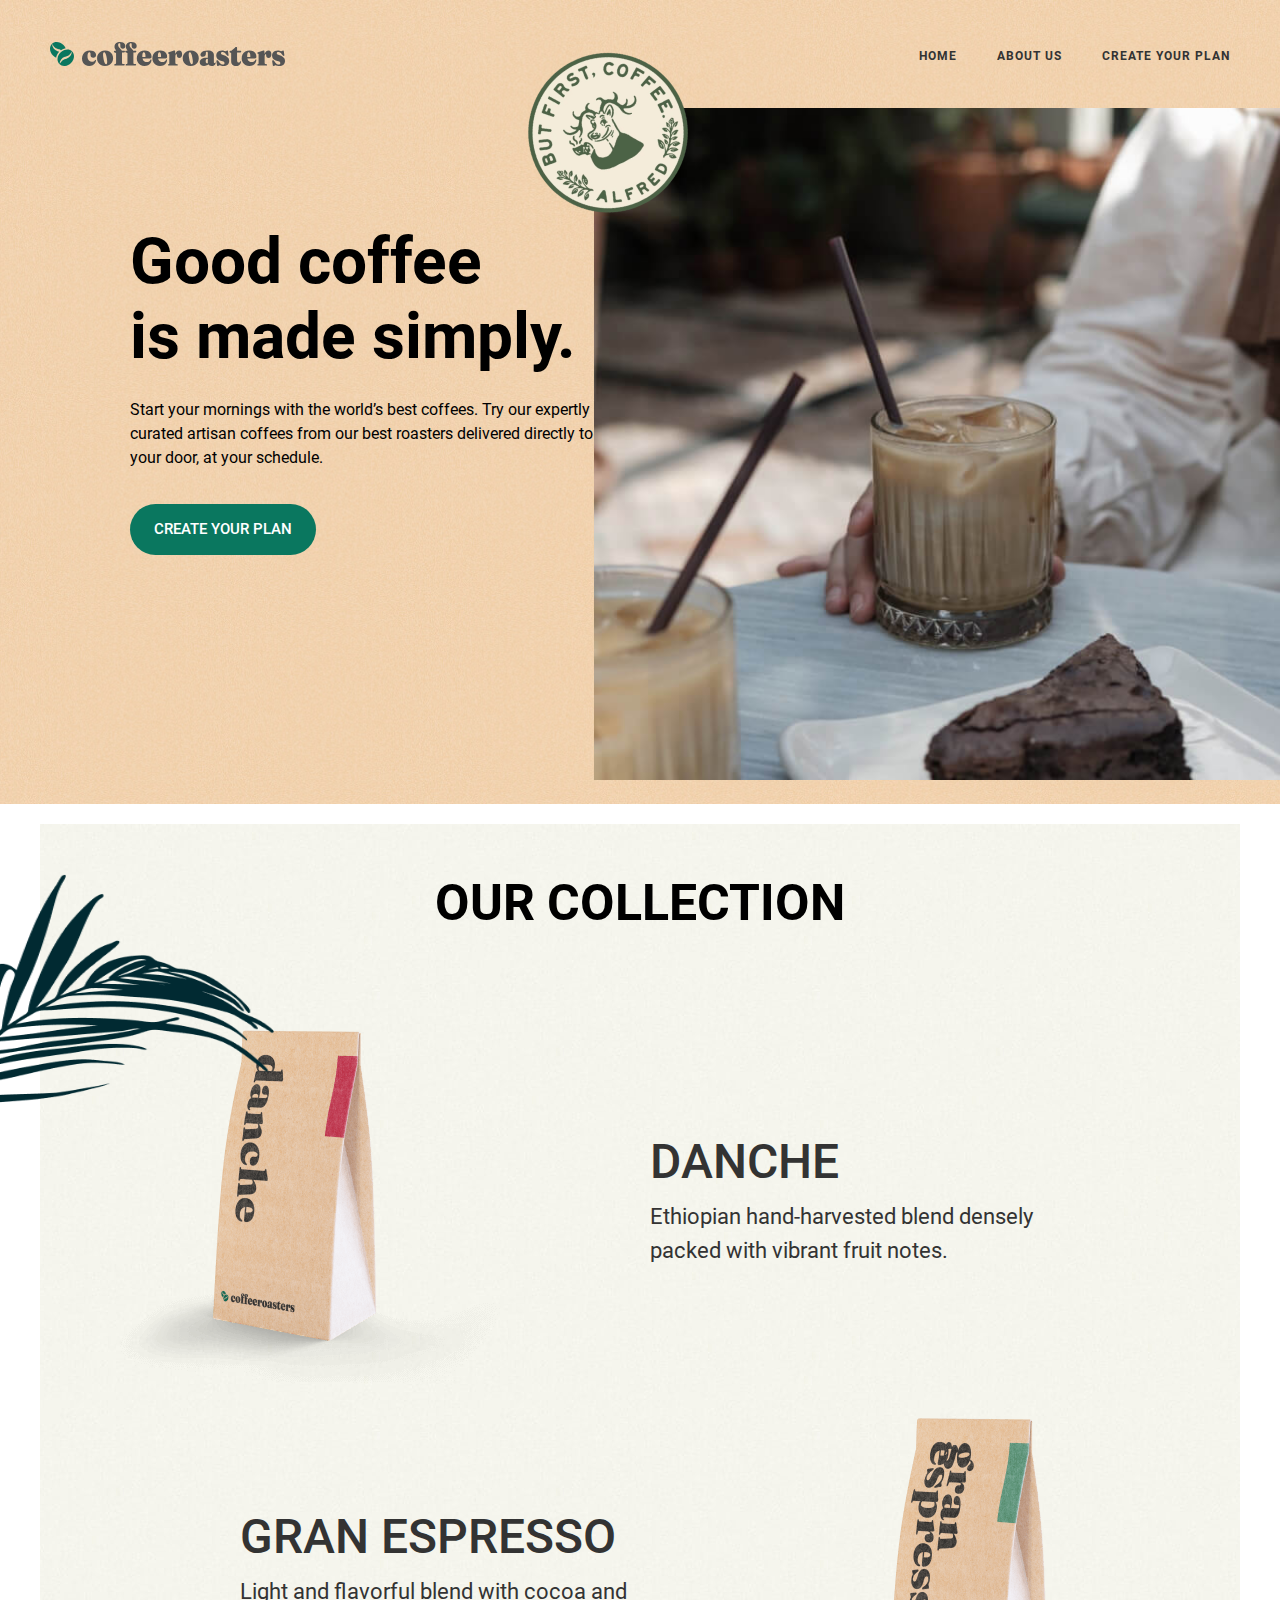
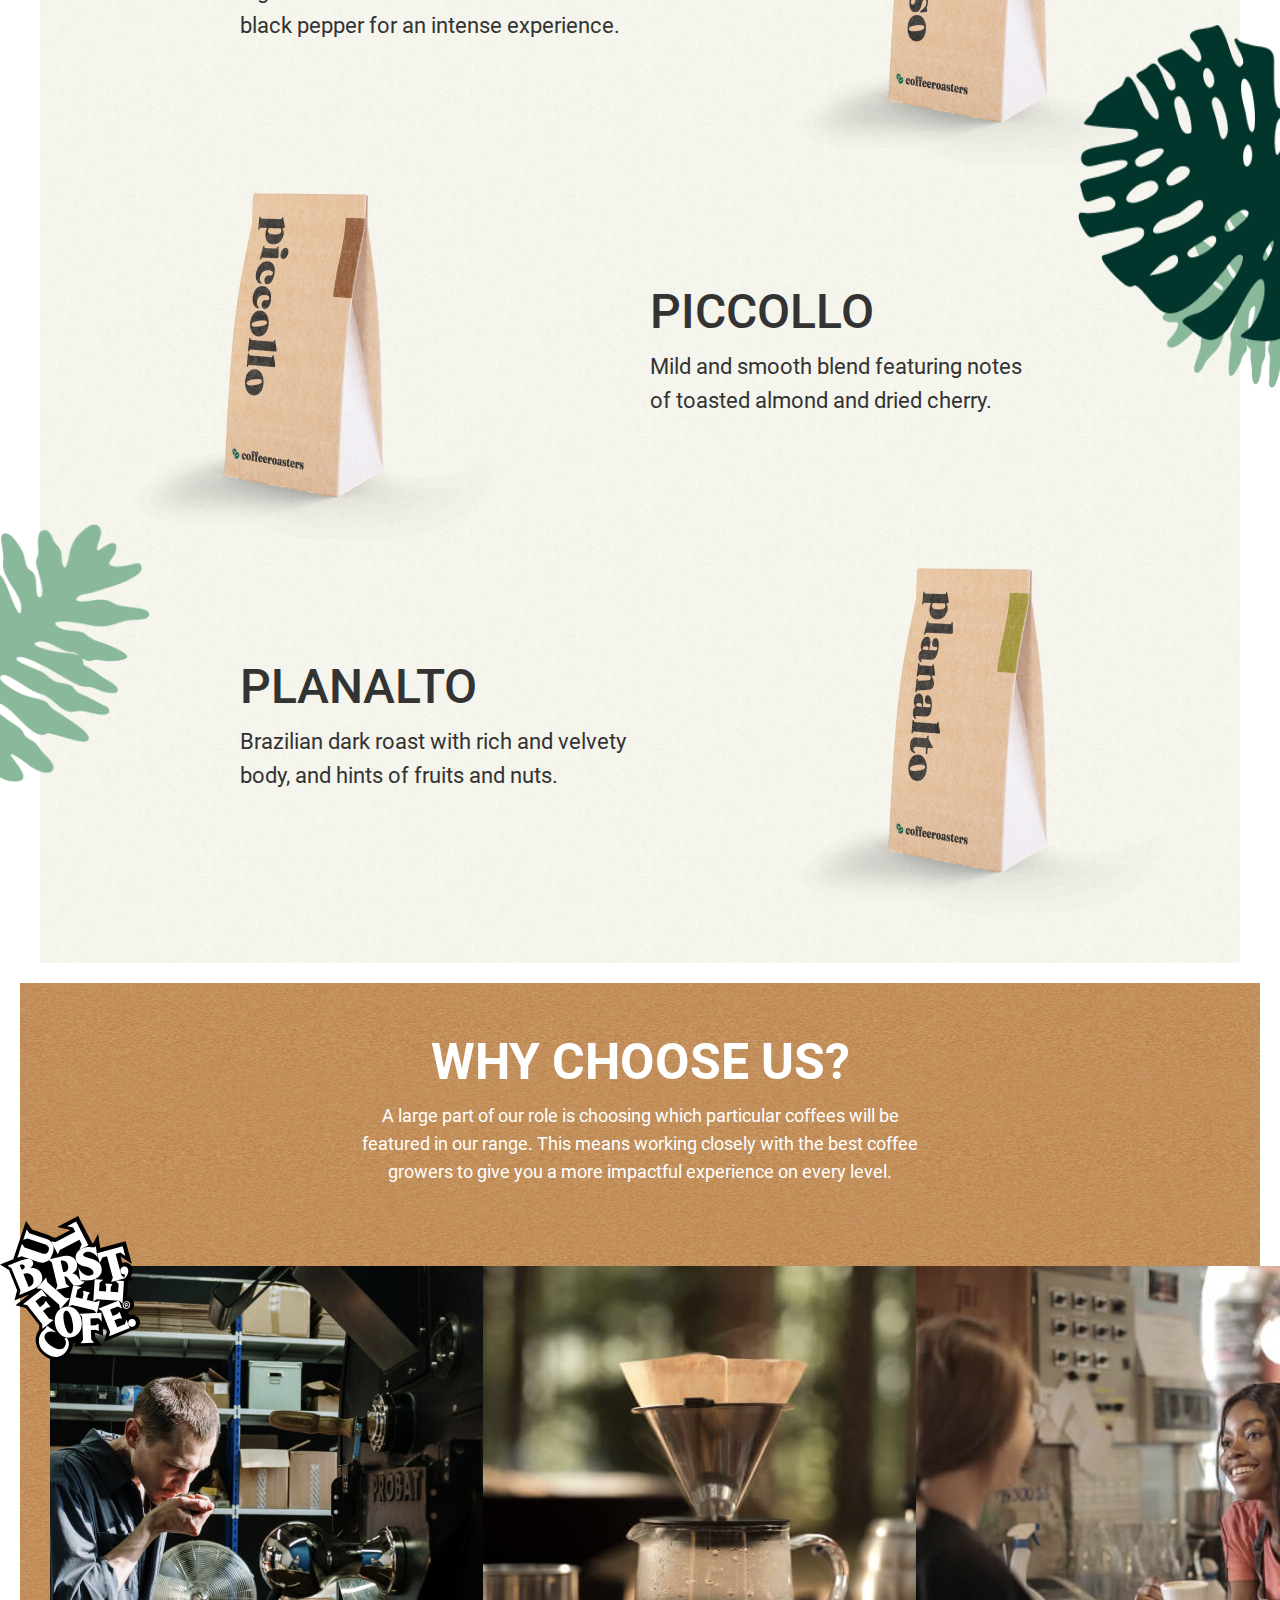
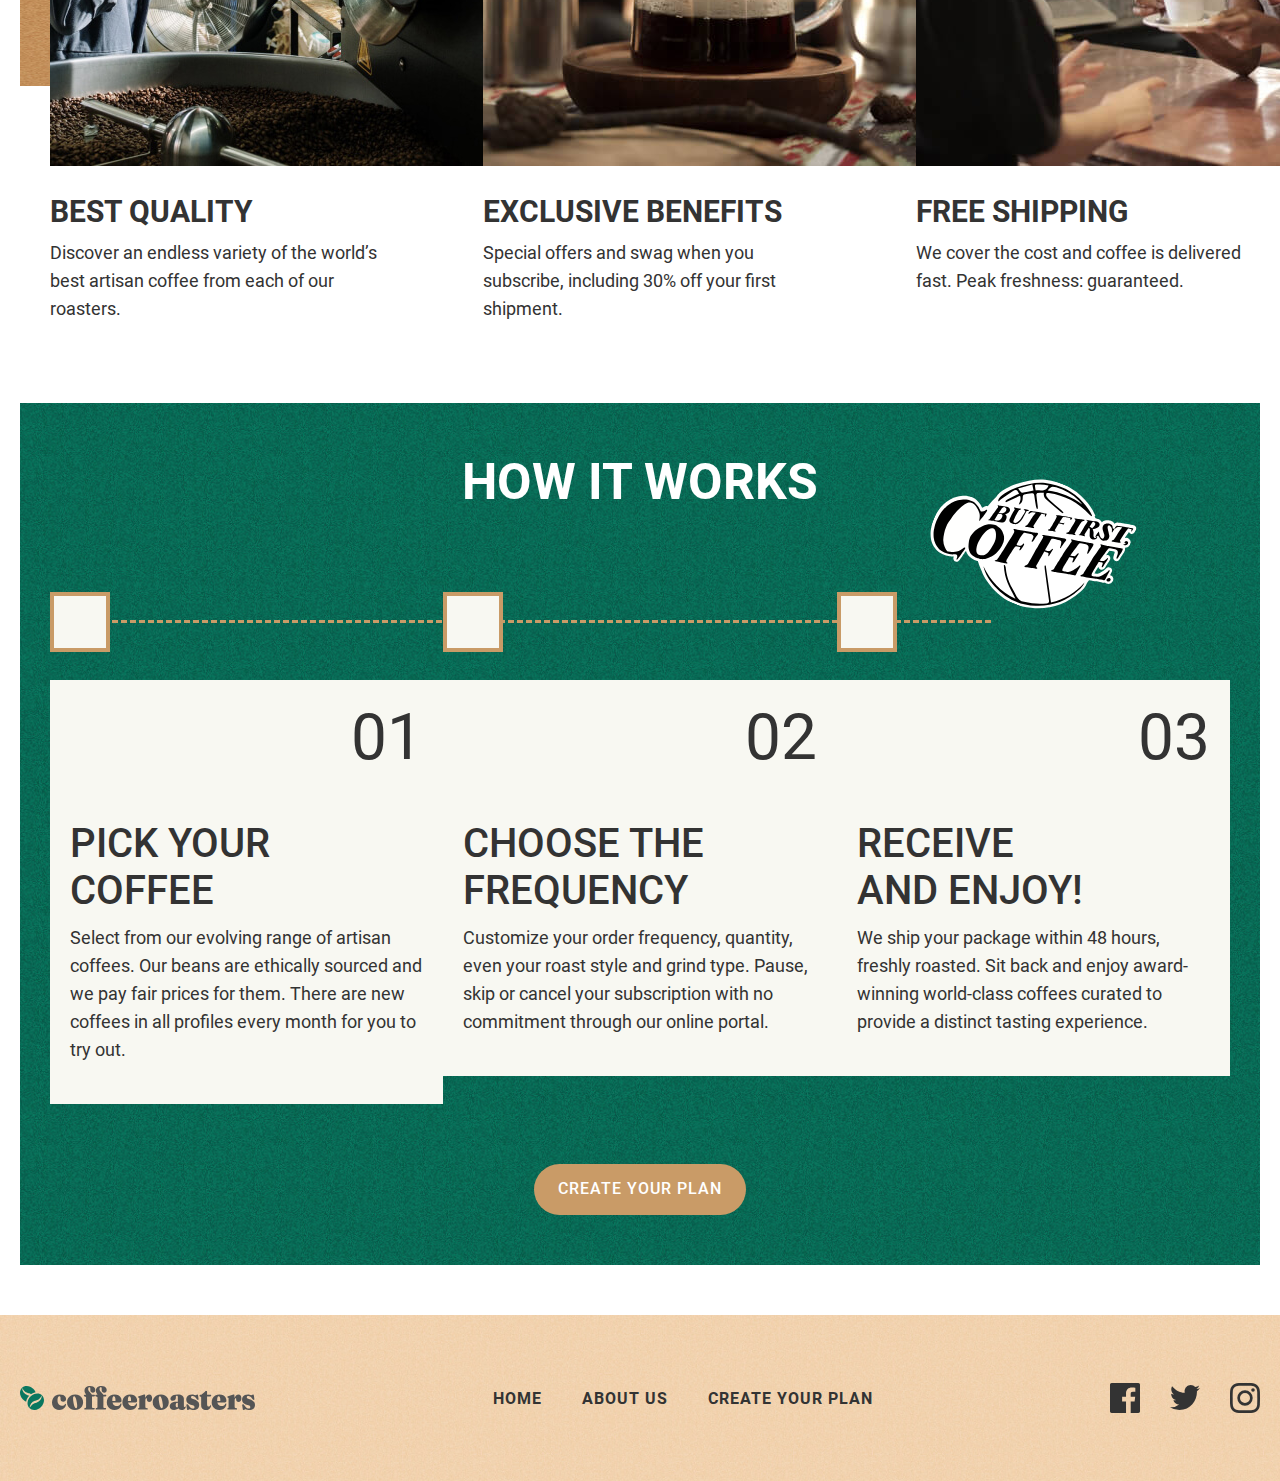
<file: index.html>
<!DOCTYPE html>
<html lang="en">
<head>
    <meta charset="UTF-8">
    <meta http-equiv="X-UA-Compatible" content="IE=edge">
    <meta name="viewport" content="width=device-width, initial-scale=1.0">
    <title>Coffe Roasters || Web Site</title>
    <link rel="shortcut icon" href="./images/png/Combined Shape.png" type="image/x-icon">
    <!-- CSS STYLES -->
    <link rel="stylesheet" href="./css/normalize.css">
    <link rel="stylesheet" href="./css/main.css">
    <link rel="stylesheet" href="./about.html">
</head>
<body>
    <!-- HEADER STYLES -->
    <header class="header">

        <!-- HEADER TOP -->
        <div class="header-top">
            <div class="container header-top__container">
                <a class="site-logo" href="./index.html">
                    <img class="site-logo__img" src="./images/svg/site-logo.svg" alt="site logo" width="235" height="24">
                </a>
                <nav class="sitenav">
                    <ul class="sitenav__list">
                        <li class="sitenav__item">
                            <a href="./index.html" class="sitenav__link">HOME</a>
                        </li>
                        <li class="sitenav__item">
                            <a href="./index.html" class="sitenav__link">ABOUT US</a>
                        </li>
                        <li class="sitenav__item">
                            <a href="./index.html" class="sitenav__link">Create your plan</a>
                        </li>
                    </ul>
                </nav>
            </div>
        </div>
        <!-- HEADER TOP END -->

        <!-- HEADER BOTTOM STYLES -->
        <div class="header-bottom">
            <div class="container header-bottom__container">
                <div class="header-bottom__home-text-wrapper">
                    <h1 class="header-bottom__title">Good coffee <br> is made simply.</h1>
                    <p class="header-bottom__text">Start your mornings with the world’s best coffees. Try our expertly curated artisan coffees from our best roasters delivered directly to your door, at your schedule.</p>
                    <a href="#" class="header-bottom__btn primary-btn">Create your plan</a>
                </div>
                <div class="header-bottom__img-wrapper">
                    <img class="header-bottom__roung-img" src="./images/png/header-round-img.png" alt="but first coffee" srcset="./images/png/header-round-img.png 1x, ./images/png/header-round-img@2x.png 2x">
                </div>
            </div>
        </div>
        <!-- HEADER BOTTOM STYLES END -->
    </header>

    <!-- HEADER STYLES END -->

    <!-- MAIN STYLES -->
    <main class="main">
<!-- COLLECTION -->
        <div class="collection">
            <div class="container">
                <div class="collection__inner">
                    <h2 class="section-title collection__title">our collection</h2>
                        <ul class="collection__list">
                            <!-- COLLECTION ITEM 1 -->
                            <li class="collection__item">
                                <img class="collection__item-img" src="./images/png/danche.png" alt="danche img" srcset="./images/png/danche.png 1x, ./images/png/danche@2x.png 2x" width="450" height="375">
                                <div class="collection__item-text-wrapper">
                                    <h3 class="collection__item-title">Danche</h3>
                                    <p class="collection__item-text">Ethiopian hand-harvested blend densely packed with vibrant fruit notes.</p>
                                </div>
                            </li>
                            <!-- COLLECTION ITEM 2 -->
                            <li class="collection__item">
                                <img class="collection__item-img" src="./images/png/gran-espresso.png" alt="espresso img" srcset="./images/png/gran-espresso.png 1x, ./images/png/gran-espresso@2x.png 2x" width="450" height="375">
                                <div class="collection__item-text-wrapper">
                                    <h3 class="collection__item-title">Gran Espresso</h3>
                                    <p class="collection__item-text">Light and flavorful blend with cocoa and black pepper for an intense experience.</p>
                                </div>
                            </li>
                            <!-- COLLECTION ITEM 3 -->
                            <li class="collection__item">
                                <img class="collection__item-img" src="./images/png/piccollo.png" alt="piccollo img" srcset="./images/png/piccollo.png 1x, ./images/png/piccollo@2x.png 2x" width="450" height="375">
                                <div class="collection__item-text-wrapper">
                                    <h3 class="collection__item-title">Piccollo</h3>
                                    <p class="collection__item-text">Mild and smooth blend featuring notes of toasted almond and dried cherry.</p>
                                </div>
                            </li>
                            <!-- COLLECTION ITEM 4 -->
                            <li class="collection__item">
                                <img class="collection__item-img" src="./images/png/plan-alto.png" alt="plan-alto img" srcset="./images/png/plan-alto.png 1x, ./images/png/plan-alto@2x.png 2x" width="450" height="375">
                                <div class="collection__item-text-wrapper">
                                    <h3 class="collection__item-title">Planalto</h3>
                                    <p class="collection__item-text">Brazilian dark roast with rich and velvety body, and hints of fruits and nuts.</p>
                                </div>
                            </li>
                        </ul>
                        <img class="collection__left-leaf" src="./images/png/left-leaf.png" alt="left leaf" width="402" height="300">
                        <img class="collection__left-lite-leaf" src="./images/png/left-lite-leaf.png" alt="left lite leaf" width="316" height="269">
                        <img class="collection__right-leaf" src="./images/png/right-leaf.png" alt="right leaf" width="392" height="477">
                        <img class="collection__right-lite-leaf" src="./images/png/right-lite-leaf.png" alt="right light leaf" width="253" height="215">
                </div>
            </div>
        </div>
<!-- COLLECTION END -->

<!-- CHOOSE STYLES -->
<div class="choose">
    <div class="container">
        <div class="choose__inner">
            <h2 class="section-title choose__title">Why choose us?</h2>
            <p class="choose__text">A large part of our role is choosing which particular coffees will be featured 
                in our range. This means working closely with the best coffee growers to give 
                you a more impactful experience on every level.</p>
                <ul class="choose__list">
                    <li class="choose__item">
                        <div class="choose__item-img-wrapper">
                            <img class="choose__item-img" src="./images/jpg/quality-img.jpg" srcset="./images/jpg/quality-img.jpg 1x, ./images/jpg/quality-img@2x.jpg 2x" alt="quality img" width="433" height="500">
                        </div>
                        <h3 class="choose__item-title">Best Quality</h3>
                        <p class="choose__item-text">Discover an endless variety of the world’s best artisan coffee from each of our roasters.</p>
                    </li>
                    <li class="choose__item">
                        <div class="choose__item-img-wrapper">
                            <img class="choose__item-img" src="./images/jpg/benefits-img.jpg" srcset="./images/jpg/benefits-img.jpg 1x, ./images/jpg/benefits-img@2x.jpg 2x" alt="benefits img" width="433" height="500">
                        </div>
                        <h3 class="choose__item-title">Exclusive benefits</h3>
                        <p class="choose__item-text">Special offers and swag when you subscribe, including 30% off your first shipment.</p>
                    </li>
                    <li class="choose__item">
                        <div class="choose__item-img-wrapper">
                            <img class="choose__item-img" src="./images/jpg/shipping-img.jpg" srcset="./images/jpg/shipping-img.jpg 1x, ./images/jpg/shipping-img@2x.jpg 2x" alt="shipping img" width="433" height="500">
                        </div>
                        <h3 class="choose__item-title">Free shipping</h3>
                        <p class="choose__item-text">We cover the cost and coffee is delivered fast. Peak freshness: guaranteed.</p>
                    </li>
                    <img class="choose__icon" src="./images/svg/choose-icon.svg" alt="words icon" width="140" height="144">
                </ul>
            </div>
        </div>
    </div>
</div>
<!-- CHOOSE STYLES END -->
<!-- FEATURES STYLES -->
<div class="features">
    <div class="container">
        <div class="features__inner">
            <h2 class="features__title section-title">How it works</h2>
                <ul class="features__list">
                    <hr class="features__hr">
                <!-- FEATURES ITEM 1 -->
                <li class="features__item">
                    <span class="features__item-box"></span>
                    <div class="features__item-content">
                        <h2 class="features__item-number">01</h2>
                        <h2 class="features__item-title">Pick your coffee</h2>
                        <p class="features__item-text">Select from our evolving range of artisan coffees. Our beans are ethically sourced and we pay fair prices for them. There are new coffees in all profiles every month for you to try out.</p>
                    </div>
                </li>
                <!-- FEATURES ITEM 2 -->
                <li class="features__item">
                    <span class="features__item-box"></span>
                    <div class="features__item-content">
                        <h2 class="features__item-number">02</h2>
                        <h2 class="features__item-title">Choose the frequency</h2>
                        <p class="features__item-text">Customize your order frequency, quantity, even your roast style and grind type. Pause, skip or cancel your subscription with no commitment through our online portal.</p>
                    </div>
                </li>
                <!-- FEATURES ITEM 3 -->
                <li class="features__item">
                    <span class="features__item-box"></span>
                    <div class="features__item-content">
                        <h2 class="features__item-number">03</h2>
                        <h2 class="features__item-title">Receive and enjoy!</h2>
                        <p class="features__item-text">We ship your package within 48 hours, freshly roasted. Sit back and enjoy award-winning world-class coffees curated to provide a distinct tasting experience.</p>
                    </div>
                </li>
            </ul>
            <a class="features__btn secondary-btn" href="#">Create your plan</a>
            <img class="features__icon" src="./images/svg/features-icon.svg" alt="ball words" width="227" height="192">
        </div>
    </div>
</div>
<!-- FEATURES STYLES END -->
<!-- FEATURES STYLES -->
    </main>
    <!-- MAIN STYLES END -->
    <!-- FOOTER STYLES -->
    <footer class="footer">
        <div class="container footer__container">
            <a class="footer-logo" href="./index.html">
                <img class="footer__logo-img" src="./images/svg/site-logo.svg" alt="site logo" width="235" height="24">
            </a>
            <nav class="sitenav">
                <ul class="sitenav__list">
                    <li class="sitenav__item">
                        <a href="./index.html" class="sitenav__link">HOME</a>
                    </li>
                    <li class="sitenav__item">
                        <a href="./index.html" class="sitenav__link">ABOUT US</a>
                    </li>
                    <li class="sitenav__item">
                        <a href="./index.html" class="sitenav__link">Create your plan</a>
                    </li>
                </ul>
            </nav>
            <ul class="footer__social-media">
                <li class="footer__social-media-item">
                    <a class="footer__social-media-link" href="#">
                        <img class="footer__social-media-img" src="./images/svg/facebook-icon.svg" alt="facebook icon" width="30" height="30">
                    </a>
                </li>
                <li class="footer__social-media-item">
                    <a class="footer__social-media-link" href="#">
                        <img class="footer__social-media-img" src="./images/svg/twitter-icon.svg" alt="twitter icon" width="30" height="30">
                    </a>
                </li>
                <li class="footer__social-media-item">
                    <a class="footer__social-media-link" href="#">
                        <img class="footer__social-media-img" src="./images/svg/instagram-icon.svg" alt="instagram icon" width="30" height="30">
                    </a>
                </li>
            </ul>
        </div>
    </footer>
    <!-- FOOTER STYLES END -->
</body>
</html>
</file>
<file: css/main.css>
/*
* Prefixed by https://autoprefixer.github.io
* PostCSS: v8.4.14,
* Autoprefixer: v10.4.7
* Browsers: last 4 version
*/

/* CUSTOM PROPERTY */
:root {
    --primary-color: #0a775f;
    --roboto-font: "Roboto", "Arial", sans-serif;
    --text-color: #333;
    --black-color: #000;
    --white-bg-color: #fff;
    --white-text-color: #fff;
    --secondary-color: #c99b67;
    --card-bg-color: #f8f8f2;
}


@font-face {
    font-family: 'Roboto';
    src: url('../fonts/Roboto-Regular.woff2') format('woff2'),
        url('../fonts/Roboto-Regular.woff') format('woff');
    font-weight: normal;
    font-style: normal;
    font-display: swap;
}

@font-face {
    font-family: 'Roboto';
    src: url('../fonts/Roboto-Medium.woff2') format('woff2'),
        url('../fonts/Roboto-Medium.woff') format('woff');
    font-weight: 500;
    font-style: normal;
    font-display: swap;
}

@font-face {
    font-family: 'Roboto';
    src: url('../fonts/Roboto-Bold.woff2') format('woff2'),
        url('../fonts/Roboto-Bold.woff') format('woff');
    font-weight: bold;
    font-style: normal;
    font-display: swap;
}

/* GLOBAL STYLES */
*,
*::before,
*::after {
    -webkit-box-sizing: border-box;
            box-sizing: border-box;
    margin: 0;
    padding: 0;
}
*:focus {
    outline: 1px solid var(--primary-color);
    outline-offset: 4px;
}
html {
    height: 100%;
    scroll-behavior: smooth;
}
body {
    height: 100%;
    display: -webkit-box;
    display: -ms-flexbox;
    display: flex;
    -webkit-box-orient: vertical;
    -webkit-box-direction: normal;
        -ms-flex-direction: column;
            flex-direction: column;
    font-family: var(--roboto-font);
    font-weight: 400;
    font-size: 18px;
    line-height: 28px;
    color: var(--text-color);
    background-color: var(--white-bg-color);
}
.container {
    width: 100%;
    max-width: 1440px;
    margin: 0 auto;
    padding: 0 20px;
}
.primary-btn {
    background-color: var(--primary-color);
    padding: 16px 24px;
    border-radius: 100px;
    display: inline-block;
    font-weight: 500;
    font-size: 15px;
    line-height: 18.75px;
    color: var(--white-text-color);
    text-decoration: none;
    text-transform: uppercase;
}
.secondary-btn {
    color: var(--white-bg-color);
    padding: 16px 24px;
    border-radius: 100px;
    display: inline-block;
    font-weight: 500;
    font-size: 16px;
    line-height: 18.75px;
    letter-spacing: 1px;
    background-color: var(--secondary-color);
    text-decoration: none;
    text-transform: uppercase;
}
.secondary-btn:hover {
    opacity: 0.8;
}
.secondary-btn:active {
    opacity: 0.6;
}
.primary-btn:hover {
    opacity: 0.8;
}
.primary-btn:active {
    opacity: 0.6;
}
/* SECTION TITLE */
.section-title {
    font-weight: 700;
    font-size: 50px;
    line-height: 59px;
    color: var(--black-color);
    text-align: center;
    text-transform: uppercase;
}
/* SECTION TITLE END */
/* GLOBAL STYLES END */

/* HEADER STYLES */
.header {
    background-image: url("../images/jpg/header-bg-img.jpg");
    background-size: cover;
    background-position: center;
}
.header-top {
    padding: 40px 0;
}
.header-top__container {
    display: -webkit-box;
    display: -ms-flexbox;
    display: flex;
    -webkit-box-align: center;
        -ms-flex-align: center;
            align-items: center;
    -webkit-box-pack: justify;
        -ms-flex-pack: justify;
            justify-content: space-between;
    padding: 0 50px;
}
.site-logo {
    display: -webkit-box;
    display: -ms-flexbox;
    display: flex;
}
.site-logo:hover {
    opacity: 0.8;
}
.site-logo:active {
    opacity: 0.6;
}
.site-logo__img {
    width: 235px;
    height: 24px;
    -o-object-fit: contain;
        object-fit: contain;
    -o-object-position: center;
        object-position: center;
}
.sitenav__list {
    list-style: none;
    display: -webkit-box;
    display: -ms-flexbox;
    display: flex;
    -webkit-box-align: center;
        -ms-flex-align: center;
            align-items: center;
}
.sitenav__item:not(:last-child) {
    margin-right: 40px;
}
.sitenav__link {
    text-decoration: none;
    text-transform: uppercase;
    font-weight: 700;
    font-size: 12px;
    line-height: 14px;
    letter-spacing: 1px;
    color: var(--text-color);
}
.sitenav__link:hover {
    color: var(--primary-color);
}
.sitenav__link:active {
    opacity: 0.6;
}

/* HEADER BOTTOM STYLES */
.header-bottom__container {
    display: -webkit-box;
    display: -ms-flexbox;
    display: flex;
    -webkit-box-pack: justify;
        -ms-flex-pack: justify;
            justify-content: space-between;
    padding: 0;
}
.header-bottom__home-text-wrapper {
    width: 100%;
    max-width: 464px;
    margin-top: 116px;
    margin-left: 130px;
}
.header-bottom__title {
    font-weight: 700;
    font-size: 64px;
    line-height: 75px;
    color: var(--black-color);
    margin-top: 0;
    margin-bottom: 24px;
}
.header-bottom__text {
    font-size: 16px;
    line-height: 24px;
    color: var(--black-color);
    margin-bottom: 34px;
}
.header-bottom__img-wrapper {
    width: 710px;
    height: 696px;
    background-image: url("../images/jpg/home-header-img.jpg");
    background-repeat: no-repeat;
    background-size: contain;
    position: relative;
}
.header-bottom__roung-img {
    width: 213px;
    height: 214px;
    -o-object-fit: contain;
        object-fit: contain;
    -o-object-position: center;
        object-position: center;
    position: absolute;
    top: -81.62px;
    left: -92px;
}
/* HEADER BOTTOM STYLES END */
/* HEADER STYLES END */
/* MAIN STYLES */
.main {
    -webkit-box-flex: 1;
        -ms-flex-positive: 1;
            flex-grow: 1;
}
.collection {
    padding: 20px;
    background-color: var(--white-bg-color);
    overflow: hidden;
}
.collection__inner {
    background-image: url("../images/jpg/collection-bg.jpg");
    background-repeat: no-repeat;
    background-size: cover;
    background-position: center;
    padding: 50px 0;
    position: relative;
}
.collection__title {
    margin-bottom: 80px;
}
.collection__list {
    width: 100%;
    max-width: 1114px;
    list-style: none;
    margin: 0 auto;
}
.collection__item {
    display: -webkit-box;
    display: -ms-flexbox;
    display: flex;
    -webkit-box-align: center;
        -ms-flex-align: center;
            align-items: center;
}
.collection__item:nth-child(even) {
    -webkit-box-orient: horizontal;
    -webkit-box-direction: reverse;
        -ms-flex-direction: row-reverse;
            flex-direction: row-reverse;
}
.collection__item:first-child div {
    margin-right: 94px;
    margin-left: 117px;
}
.collection__item:nth-child(2) div {
    margin-right: 117px;
    margin-left: 157px;
}
.collection__item:nth-child(3) div {
    margin-left: 117px;
    margin-right: 157px;
}
.collection__item:last-child div {
    margin-right: 97px;
    margin-left: 157px;
}
.collection__item-img {
    width: 450px;
    height: 375px;
    -o-object-fit: contain;
        object-fit: contain;
    -o-object-position: center;
        object-position: center;
}
.collection__item-title {
    font-weight: 500;
    font-size: 48px;
    line-height: 56px;
    color: var(--text-color);
    margin-bottom: 10px;
    text-transform: uppercase;
}
.collection__item-text {
    font-size: 22px;
    line-height: 34px;
}
.collection__left-leaf {
    position: absolute;
    top: 50px;
    left: -168px;
}
.collection__left-lite-leaf {
    position: absolute;
    bottom: 170px;
    left: -206px;
}
.collection__right-leaf {
    position: absolute;
    bottom: 462px;
    right: -230px;
    z-index: 1;
}
.collection__right-lite-leaf {
    position: absolute;
    bottom: 575px;
    right: -170px;
    z-index: 0;
}
/* CHOOSE STYLES */
.choose {
    margin-bottom: 80px;
}
.choose__inner {
    background-image: url("../images/jpg/choose-bg.jpg");
    background-repeat: no-repeat;
    background-size: 100% 703px;
    background-position: top;
    padding: 50px 30px 0px
}
.choose__title {
    color: var(--white-text-color);
    margin-bottom: 10px;
}
.choose__text {
    width: 100%;
    max-width: 581px;
    margin: 0 auto;
    text-align: center;
    color: var(--white-text-color);
    margin-bottom: 80px;
}
.choose__list {
    display: -webkit-box;
    display: -ms-flexbox;
    display: flex;
    -webkit-box-pack: justify;
        -ms-flex-pack: justify;
            justify-content: space-between;
    list-style: none;
    position: relative;
}
.choose__item {
    width: 100%;
    max-width: 433px;
}
.choose__item-img-wrapper {
    overflow: hidden;
    margin-bottom: 28px;
}
.choose__item-img {
    width: 433px;
    height: 500px;
    -o-object-fit: cover;
        object-fit: cover;
    -o-object-position: center;
        object-position: center;
    display: block;
    -webkit-transition: -webkit-transform 0.4s ease;
    transition: -webkit-transform 0.4s ease;
    -o-transition: transform 0.4s ease;
    transition: transform 0.4s ease;
    transition: transform 0.4s ease, -webkit-transform 0.4s ease;
}
.choose__item:hover .choose__item-img {
    -webkit-transform: scale(1.1);
        -ms-transform: scale(1.1);
            transform: scale(1.1);
}
.choose__item-title {
    font-size: 30px;
    line-height: 35px;
    color: var(--text-color);
    margin-bottom: 10px;
    text-transform: uppercase;
}
.choose__item-text {
    width: 100%;
    max-width: 377px;
}
.choose__item-text:last-child {
    width: 100%;
    max-width: 334px;
}
.choose__icon {
    width: 140px;
    height: 144px;
    -o-object-fit: contain;
        object-fit: contain;
    -o-object-position: center;
        object-position: center;
    display: block;
    position: absolute;
    top: -50px;
    left: -50px;
}
/* FEATURES STYLES */
.features {
    margin-bottom: 50px;
}
.features__inner {
    background-image: url("../images/jpg/features-bg.jpg");
    background-repeat: no-repeat;
    background-size: cover;
    background-position: center;
    padding: 50px 30px;
    text-align: center;
    position: relative;
}
.features__title {
    margin-bottom: 80px;
    color: var(--white-text-color);
}
.features__list {
    list-style: none;
    display: -webkit-box;
    display: -ms-flexbox;
    display: flex;
    -webkit-box-pack: justify;
        -ms-flex-pack: justify;
            justify-content: space-between;
    margin-bottom: 60px;
    text-align: left;
    position: relative;
}
.features__hr {
    width: 100%;
    max-width: 900px;
    position: absolute;
    border: 3px dashed var(--secondary-color);
    border-bottom: none;
    top: 28px;
    left: 35px;
    z-index: 0;
}
.features__item {
    width: 100%;
    max-width: 433px;
}
.features__item-box {
    width: 60px;
    height: 60px;
    background-color: var(--card-bg-color);
    border: solid 4px var(--secondary-color);
    margin-bottom: 20px;
    display: inline-block;
    position: relative;
    z-index: 2;
}
.features__item-content {
    background-color: var(--card-bg-color);
    padding: 20px 20px 40px;
}
.features__item-number {
    font-weight: 400;
    font-size: 64px;
    line-height: 75px;
    color: var(--text-color);
    margin-bottom: 45px;
    margin-bottom: 45px;
    margin-left: auto;
    text-align: right;
}
.features__item-title {
    width: 100%;
    max-width: 245px;
    font-weight: 500;
    font-size: 40px;
    line-height: 47px;
    margin-bottom: 10px;
    text-transform: uppercase;
}
.features__item-text {
    width: 100%;
    max-width: 385px;
}
.features__icon {
    width: 327px;
    height: 192px;
    -o-object-fit: contain;
        object-fit: contain;
    -o-object-position: center;
        object-position: center;
    display: block;
    position: absolute;
    top: 41px;
    right: 68px;
}
/* MAIN STYLES END */
/* FOOTER STYLES */
.footer {
    background-image: url("../images/jpg/header-bg-img.jpg");
    background-repeat: no-repeat;
    background-size: cover;
    background-position: center;
    padding: 68px 0;
}
.footer__container {
    display: -webkit-box;
    display: -ms-flexbox;
    display: flex;
    -webkit-box-align: center;
        -ms-flex-align: center;
            align-items: center;
    -webkit-box-pack: justify;
        -ms-flex-pack: justify;
            justify-content: space-between;
}
.footer-logo {
    display: -webkit-box;
    display: -ms-flexbox;
    display: flex;
}
.footer__logo-img {
    width: 235px;
    height: 24px;
    -o-object-fit: contain;
        object-fit: contain;
    -o-object-position: center;
        object-position: center;
}
.footer .sitenav__link {
    font-weight: 700;
    font-size: 16px;
    line-height: 18.75px;
}
.footer__social-media {
    display: -webkit-box;
    display: -ms-flexbox;
    display: flex;
    list-style: none;
}
.footer__social-media-item:not(:last-child) {
    margin-right: 30px;
}
.footer__social-media-link {
    display: -webkit-box;
    display: -ms-flexbox;
    display: flex;
    -webkit-transition: all 0.2s ease;
    -o-transition: all 0.2s ease;
    transition: all 0.2s ease;
}
.footer__social-media-link:hover {
    opacity: 0.8;
    -webkit-transform: scale(1.1);
        -ms-transform: scale(1.1);
            transform: scale(1.1);
}
.footer__social-media-link:active {
    opacity: 0.6;
}
.footer__social-media-img {
    width: 30px;
    height: 30px;
    -o-object-fit: contain;
        object-fit: contain;
    -o-object-position: center;
        object-position: center;
}
/* FOOTER STYLES END */










@media
only screen and (-webkit-min-device-pixel-ratio: 2),
only screen and (     -o-min-device-pixel-ratio: 2/1),
only screen and (        min-device-pixel-ratio: 2),
only screen and (                -webkit-min-device-pixel-ratio: 2),
only screen and (                -o-min-device-pixel-ratio: 2/1),
only screen and (                min-resolution: 192dpi),
only screen and (                min-resolution: 2dppx) { 
    .header {
        background-image: url("../images/jpg/header-bg-img@2x.jpg");
    }
    .header-bottom__img-wrapper {
        background-image: url("../images/jpg/home-header-img.jpg");
    }
    .choose__inner {
        background-image: url("../images/jpg/choose-bg@2x.jpg");
    }
    .features__inner {
        background-image: url("../images/jpg/features-bg.jpg");
    }
    .footer {
        background-image: url("../images/jpg/header-bg-img@2x.jpg");
    }
}
</file>
